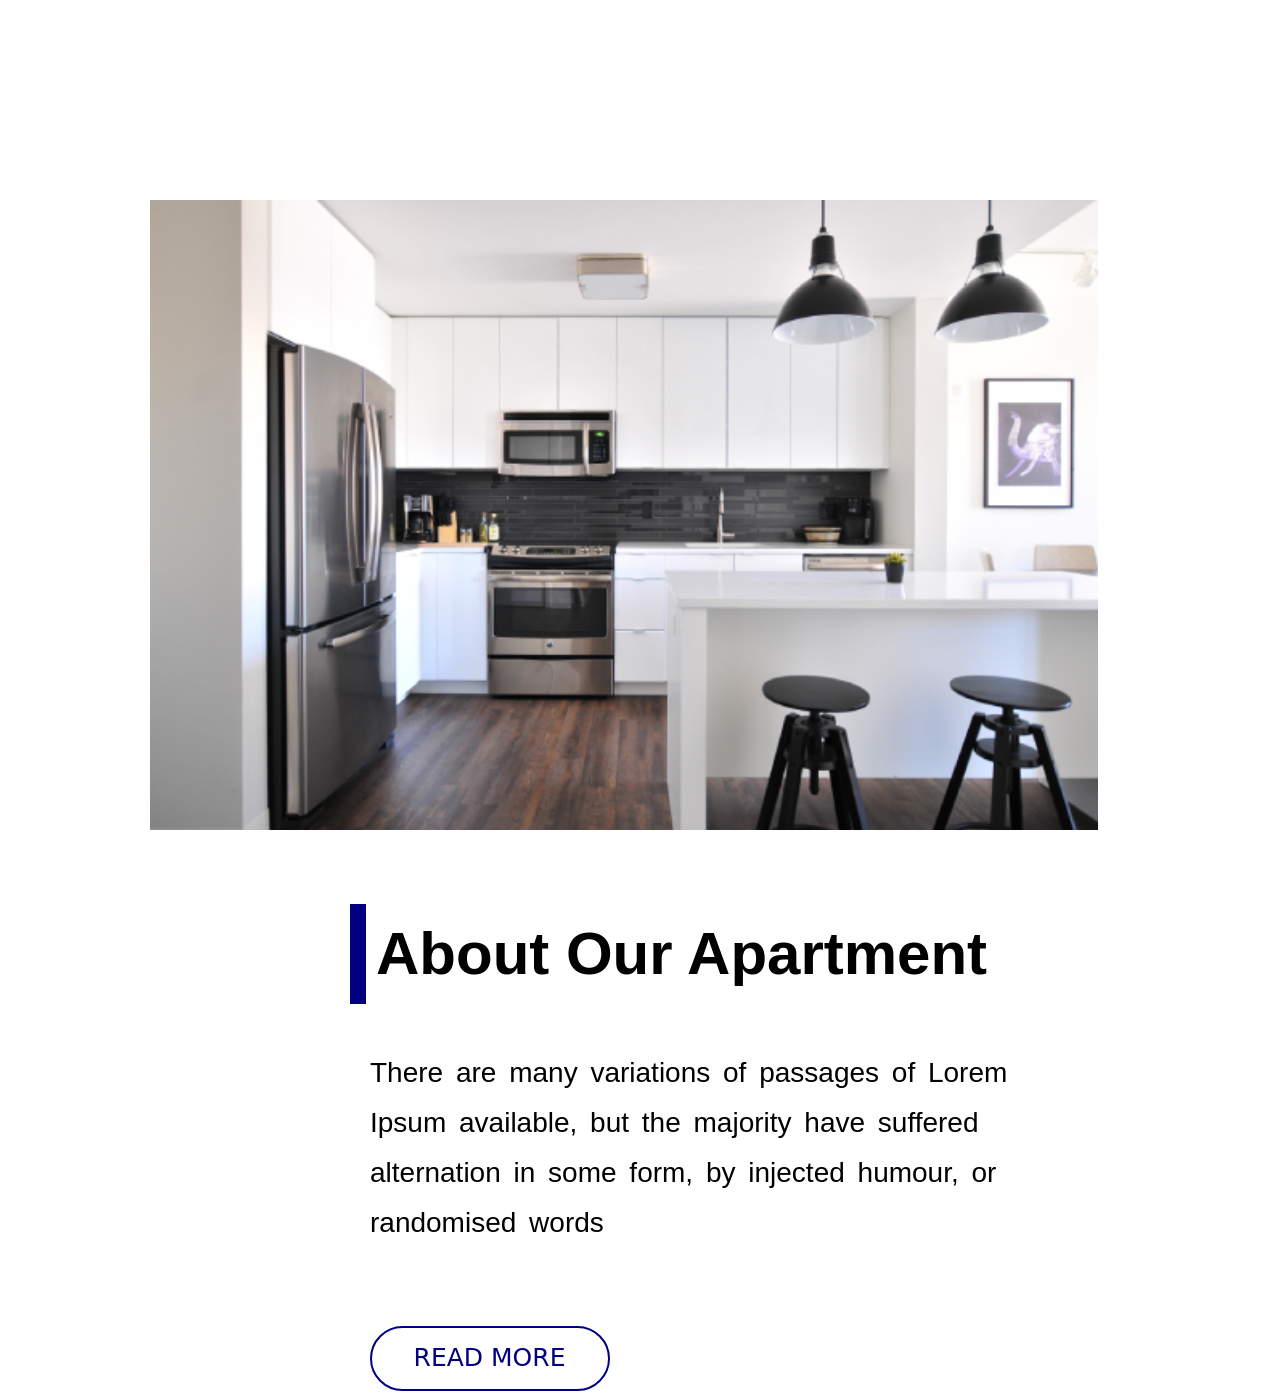
<file: pages/apartment.html>
<!DOCTYPE html>
<html lang="en">
<head>
    <meta charset="UTF-8">
    <meta name="viewport" content="width=device-width, initial-scale=1.0">
    <title>Document</title>
    <link rel="stylesheet" href="../css/apartment.css">
</head>
<body>
    <img src="../photos/kitchen.png">
    <div class="divApartment"><div class="div1"></div><h1>About Our Apartment</h1>
    <p>There are many variations of passages of Lorem Ipsum available, but the majority have suffered alternation in some form, by injected humour, or randomised words</p>
    <a href=""><button class="read-more" type="button">READ MORE</button></a>
</div>
</body>
</html>
</file>
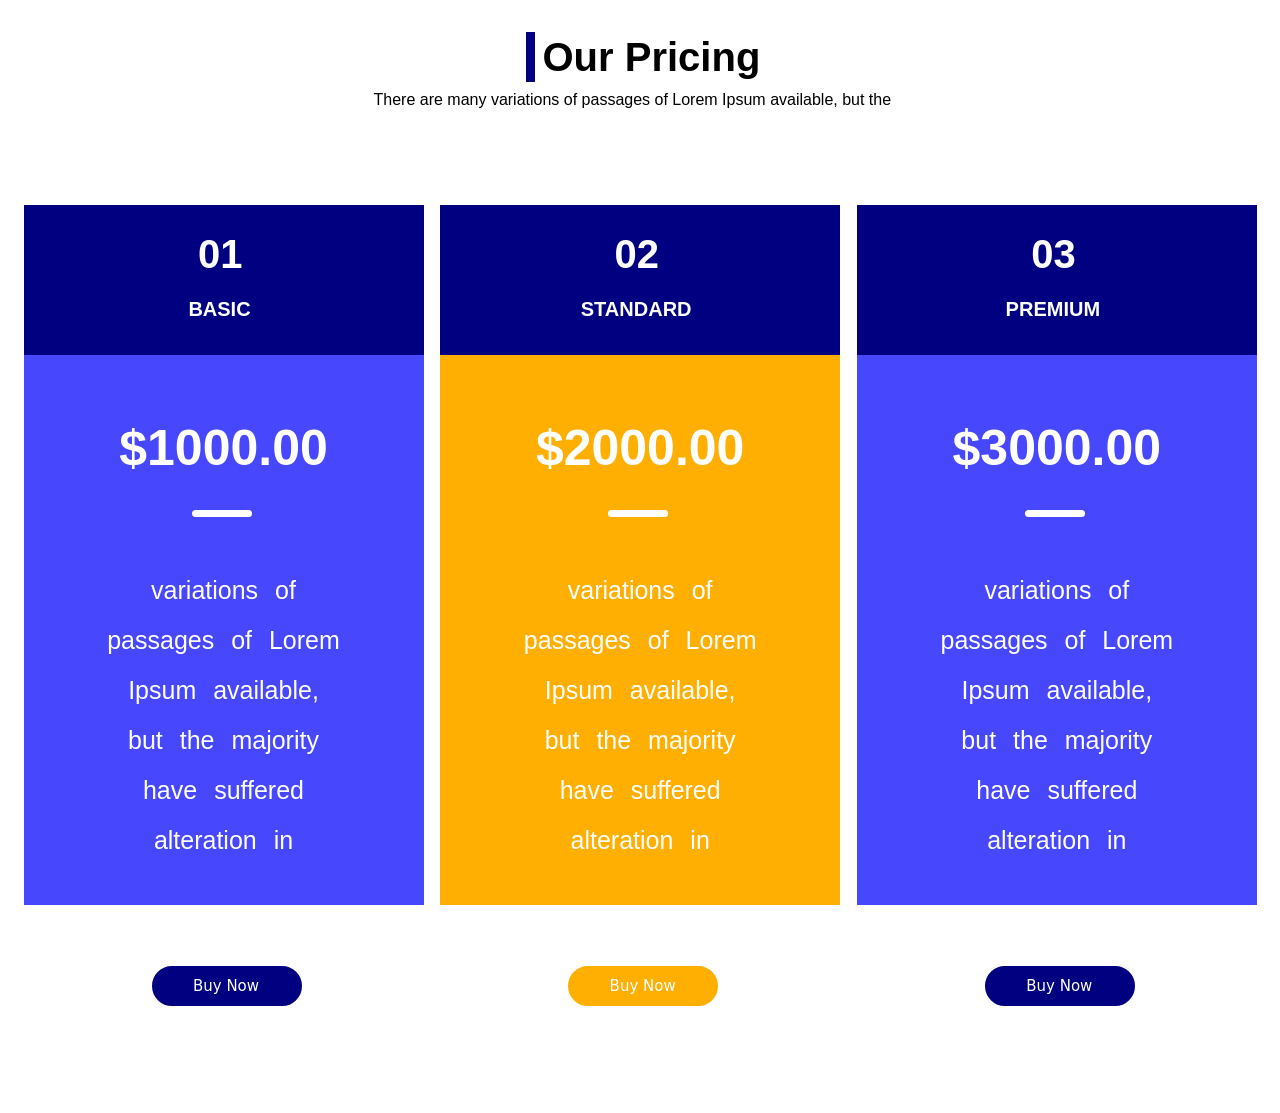
<file: pages/pricing.html>
<!DOCTYPE html>
<html lang="en">
<head>
    <meta charset="UTF-8">
    <meta name="viewport" content="width=device-width, initial-scale=1.0">
    <title>Document</title>
    <link rel="stylesheet" href="../css/pricing.css">
</head>
<body>
    <div class="page">
    <div class="titleBox"><div class="titleDiv"></div><h1 class="titleH">Our Pricing</h1><p class="titleP">There are many variations of passages of Lorem Ipsum available, but the</p></div>

    <div class="grid">
    <div class="grid1"><div class="gridtop"><h1 class="gridH">01 </h1><h4> BASIC</h4></div><h1 class="gridH2">$1000.00</h1><div class="H2line"></div><p class="gridP">variations of passages of Lorem Ipsum available, but the majority have suffered alteration in</p><a href=""><button class="BuyNow" type="button">Buy Now</button></a></div>
    <div class="grid2"><div class="gridtop"><h1 class="gridH">02 </h1><h4> STANDARD</h4></div><h1 class="gridH2">$2000.00</h1><div class="H2line"></div><p class="gridP">variations of passages of Lorem Ipsum available, but the majority have suffered alteration in</p><a href=""><button class="BuyNow2" type="button">Buy Now</button></a></div>
    <div class="grid1"><div class="gridtop"><h1 class="gridH">03 </h1><h4> PREMIUM</h4></div><h1 class="gridH2">$3000.00</h1><div class="H2line"></div><p class="gridP">variations of passages of Lorem Ipsum available, but the majority have suffered alteration in</p><a href=""><button class="BuyNow" type="button">Buy Now</button></a></div> 
    </div>
    </div>
</body>
</html>
</file>
<file: css/apartment.css>
body{
    font-family: 'Poppins', "Poppins-Bold", sans-serif;
    margin-top: 200px;
    margin-left: 150px;
}
p{
    width: 700px;
    word-spacing: 5px;
    font-size: 28px;
    line-height: 50px;
    margin-left: 20px;
    margin-top: 40px;
}

h1{
    display: inline;
    margin-left: 10px;
    vertical-align: 30px;
    font-size: 60px;
    font-weight: 900;
}

.divApartment{
    display: inline-block;
    margin-left: 200px;
    vertical-align: top;
    margin-top: 70px;
}

.div1{
    height: 100px;
    width: 16px;
    background-color: navy;
    display: inline-block;
}

.read-more{
    width: 240px;
    height: 65px;
    border-radius: 40px;
    border: 2px, navy, solid;
    background-color: white;
    color: navy;
    font-family:system-ui, -apple-system, BlinkMacSystemFont, 'Segoe UI', Roboto, Oxygen, Ubuntu, Cantarell, 'Open Sans', 'Helvetica Neue', sans-serif;
    font-weight: 500;
    font-size: 25px;
    cursor: pointer;
    transition-duration: 0.2s;
    padding-left: 5px;
    padding-bottom: 3px;
    margin-left: 20px;
    margin-top: 50px;
}
.read-more:hover{
    background-color: navy;
    color: white;
}

img{
    max-width: 950px;
    height: 630px;
}

@media(max-width: 1200px){
    img{
        height: 630px;
        max-width: 800px;
    }
    .div{
        margin-left: 40px;
        width: 800px;
    }
    body{
        margin-left: 50px;
    }
}
@media(max-width: 768px) {
    body{
        margin-left: 80px;
    }
    img{
        width: 425px;
        height: 315px;
    }
    h1{
        font-size: 30px;
        vertical-align: 15px;
    }
    p{
        font-size: 20px;
        margin-top: 10px;
        margin-left: 10px;
        word-spacing: 2px;
        line-height: 30px;
        width: 500px;
    }
    .div{
        margin-left: 0;
        width: 500px;
    }
    .div1{
        height: 50px;
        width: 8px;
    }
    .read-more{
        width: 120px;
        height: 32px;
        font-size: 12px;
        margin-top: 13px;
        margin-left: 10px;
    }
}

@media(max-width: 480px) {
    body{
        margin-left: 30px;
    }
    img{
        width: 360px;
        height: 280px;
    }
    h1{
        font-size: 24px;
    }
    .div{
        margin-left: 10px;
        width: 350px;
    }
    .div1{
        height: 40px;
        width: 5px;
        vertical-align: 3px;
    }
    p{
        width: 350px;
        font-size: 13px;
        line-height: 20px;
    }
    .read-more{
        width: 80px;
        height: 25px;
        font-size: 8px;
    }
}
</file>
<file: css/pricing.css>
body{
    font-family: 'Poppins', "Poppins-Bold", sans-serif;
    color: white;
}

.page{
    margin: auto;
    width: 1233px;
}
.titleBox{
    margin-left: 350px;
    display: inline-block;
    color: black;
}
.titleH{
    display: inline-block;
    margin-left: .5rem;
    margin-bottom: -1rem;
    font-size: 40px;
}
.titleDiv{
    height: 50px;
    width: 9px;
    background-color: navy;
    display: inline-block;
    margin-bottom: -.7rem;
    margin-left: 9.5rem;
}

.grid{
    display: grid;
    grid-template-columns: repeat(3, 1fr);
    grid-template-rows: repeat(1, 1fr);
    width: 1250px;
    height: 900px;
    margin: auto;
    margin-top: 5rem;
}
.grid1{
    background-color: rgb(71, 71, 253);
    width: 400px;
    height: 700px;
}
.grid2{
    background-color: rgb(255, 175, 1);
    width: 400px;
    height: 700px;
}
.gridtop{
    background-color: navy;
    height: 150px;
}
.gridH{
    display: inline-block;
    margin-left: 10.9rem;
    margin-bottom: -1rem;
    font-size: 40px;
}
h4{
    text-align: center;
    margin-left: -.5rem;
    font-size: 20px;
}
.gridH2{
    text-align: center;
    font-size: 50px;
    margin-top: 4rem;
}
.H2line{
    background-color: white;
    width: 60px;
    height: 7px;
    margin-left: 10.5rem;
    border-radius: 10px;
}
.gridP{
    text-align: center;
    width: 240px;
    word-spacing: 10px;
    font-size: 25px;
    height: 200px;
    line-height: 50px;
    margin-left: 5rem;
    margin-top: 3rem;
}

.BuyNow{
    width: 150px;
    height: 40px;
    border-radius: 40px;
    border: 2px, navy, solid;
    background-color: navy;
    color: white;
    font-family:system-ui, -apple-system, BlinkMacSystemFont, 'Segoe UI', Roboto, Oxygen, Ubuntu, Cantarell, 'Open Sans', 'Helvetica Neue', sans-serif;
    font-weight: 500;
    font-size: 15px;
    cursor: pointer;
    transition-duration: 0.2s;
    padding-left: 5px;
    padding-bottom: 2px;
    margin-top: 11rem;
    margin-left: 8rem;
}
.BuyNow2{
    width: 150px;
    height: 40px;
    border-radius: 40px;
    border: 2px, rgb(255, 175, 1), solid;
    background-color: rgb(255, 175, 1);
    color: white;
    font-family:system-ui, -apple-system, BlinkMacSystemFont, 'Segoe UI', Roboto, Oxygen, Ubuntu, Cantarell, 'Open Sans', 'Helvetica Neue', sans-serif;
    font-weight: 500;
    font-size: 15px;
    cursor: pointer;
    transition-duration: 0.2s;
    padding-left: 5px;
    padding-bottom: 2px;
    margin-top: 11rem;
    margin-left: 8rem;
}
a{
    display: block;
    width: 0px;
    height: 0px;
}
.BuyNow:hover, .BuyNow2:hover{
    background-color: white;
    color: black;
}

@media (max-width: 480px){
    .grid{
        grid-template-columns: repeat(1, 1fr);
        grid-template-rows: repeat(3, 1fr);
        height: 2500px;
        width: 400px;
    }
    .page{
        width: 400px;
    }
    .titleBox{
        margin-left: 30px;
    }
    .titleH{
        margin-left: 1rem;
    }
    .titleDiv{
        margin-left: 3.5rem;
    }


}
</file>
